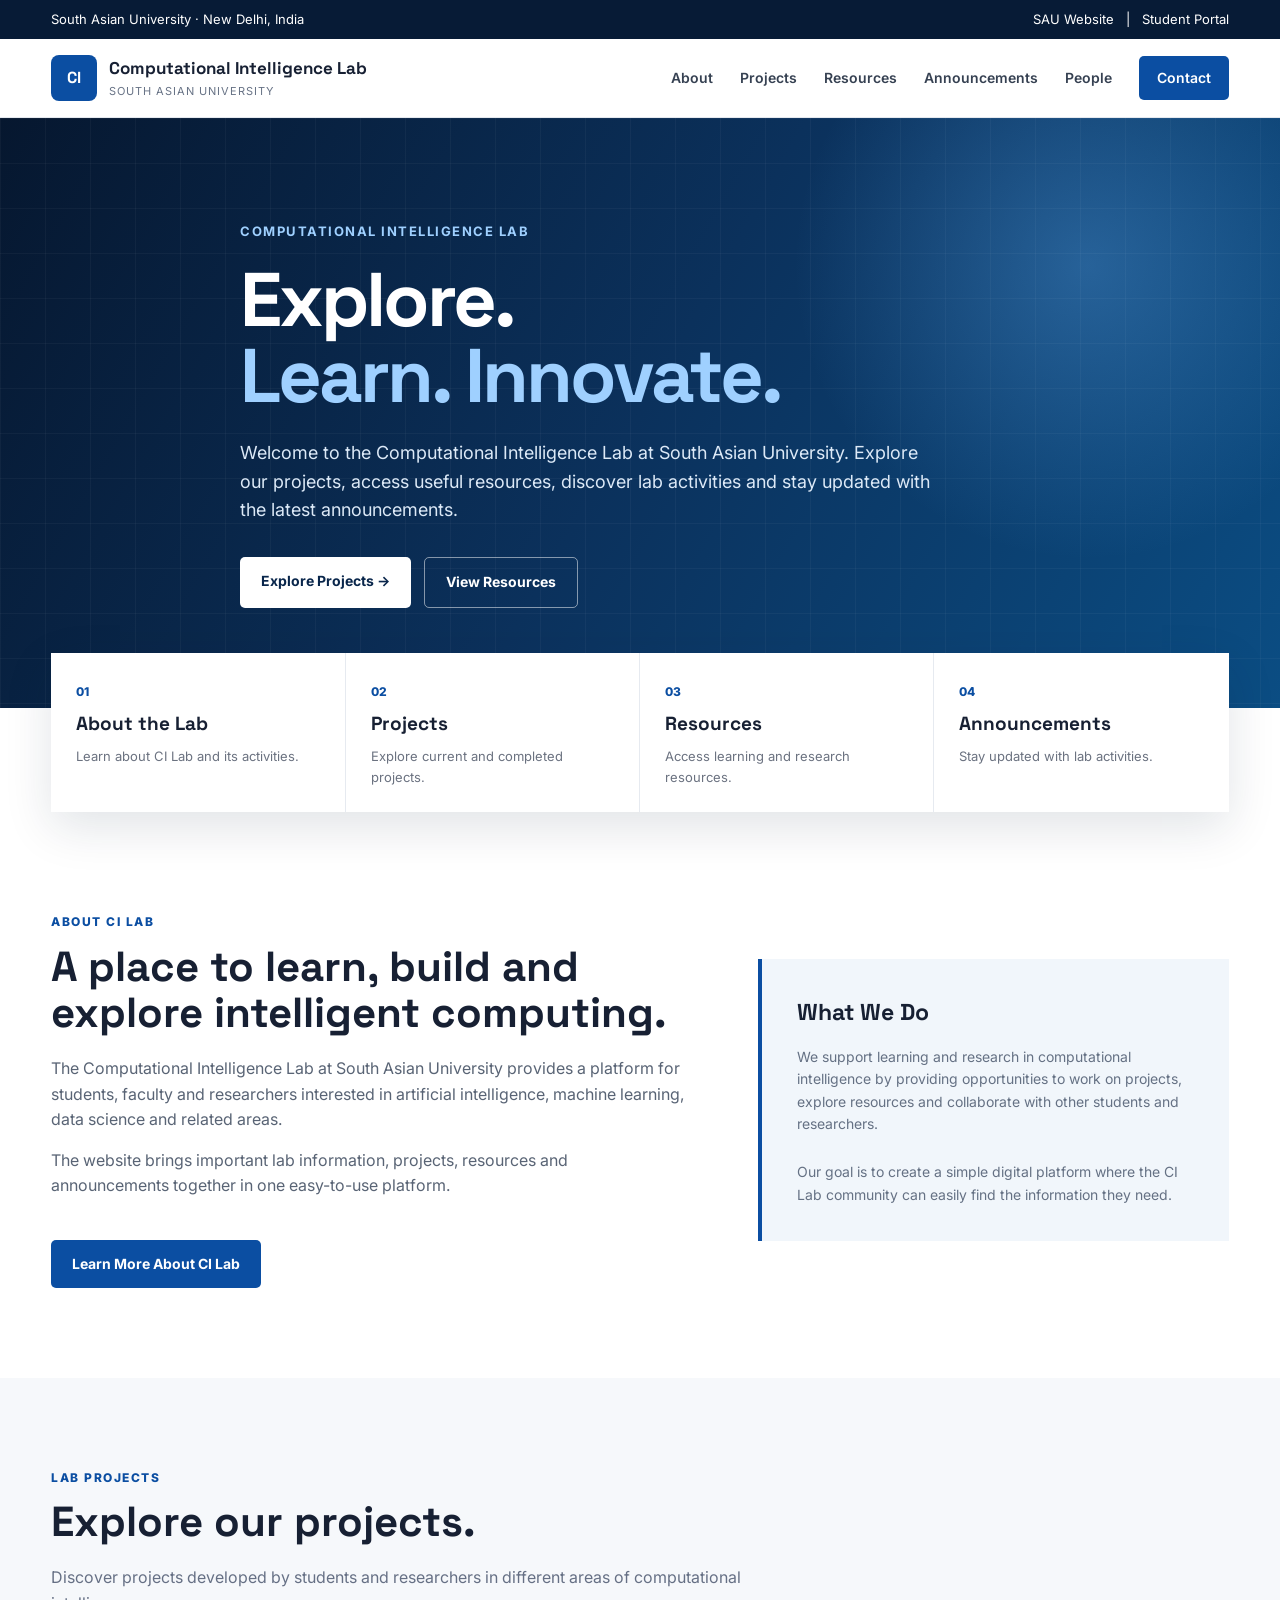
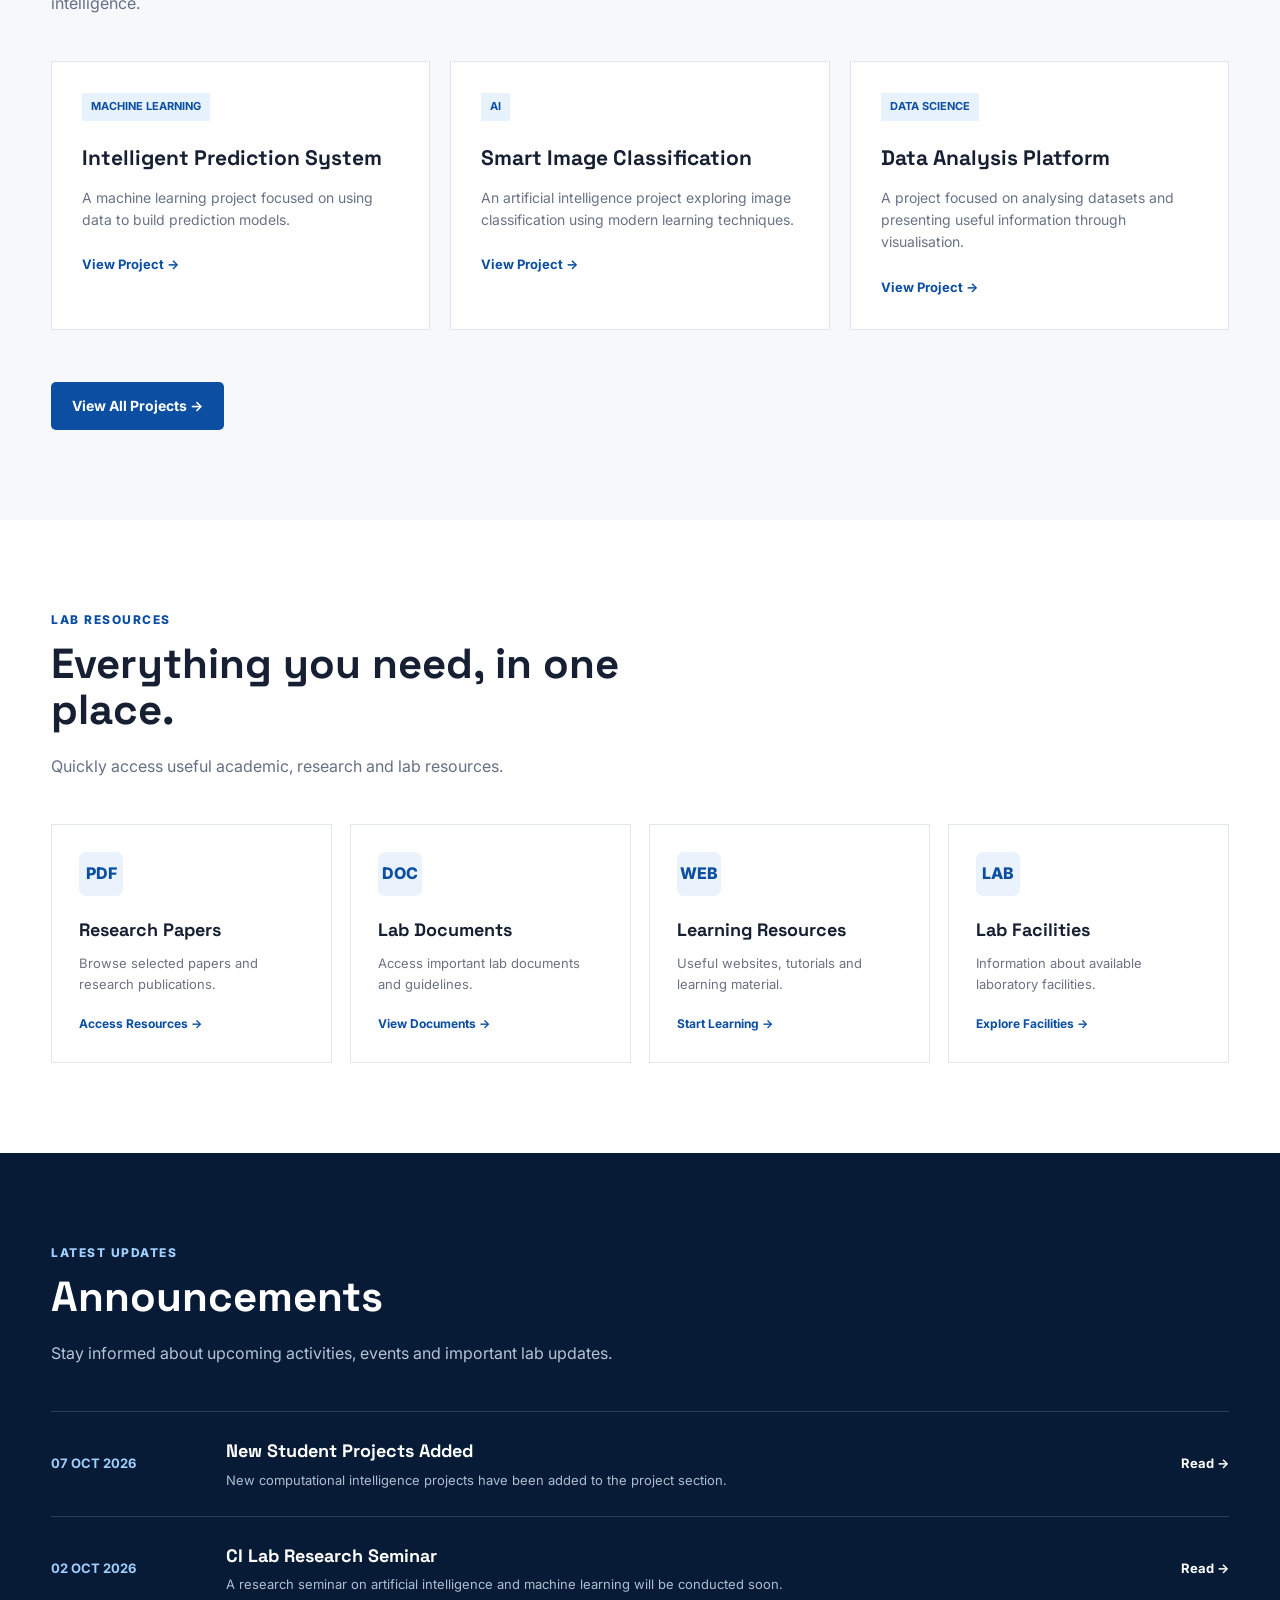
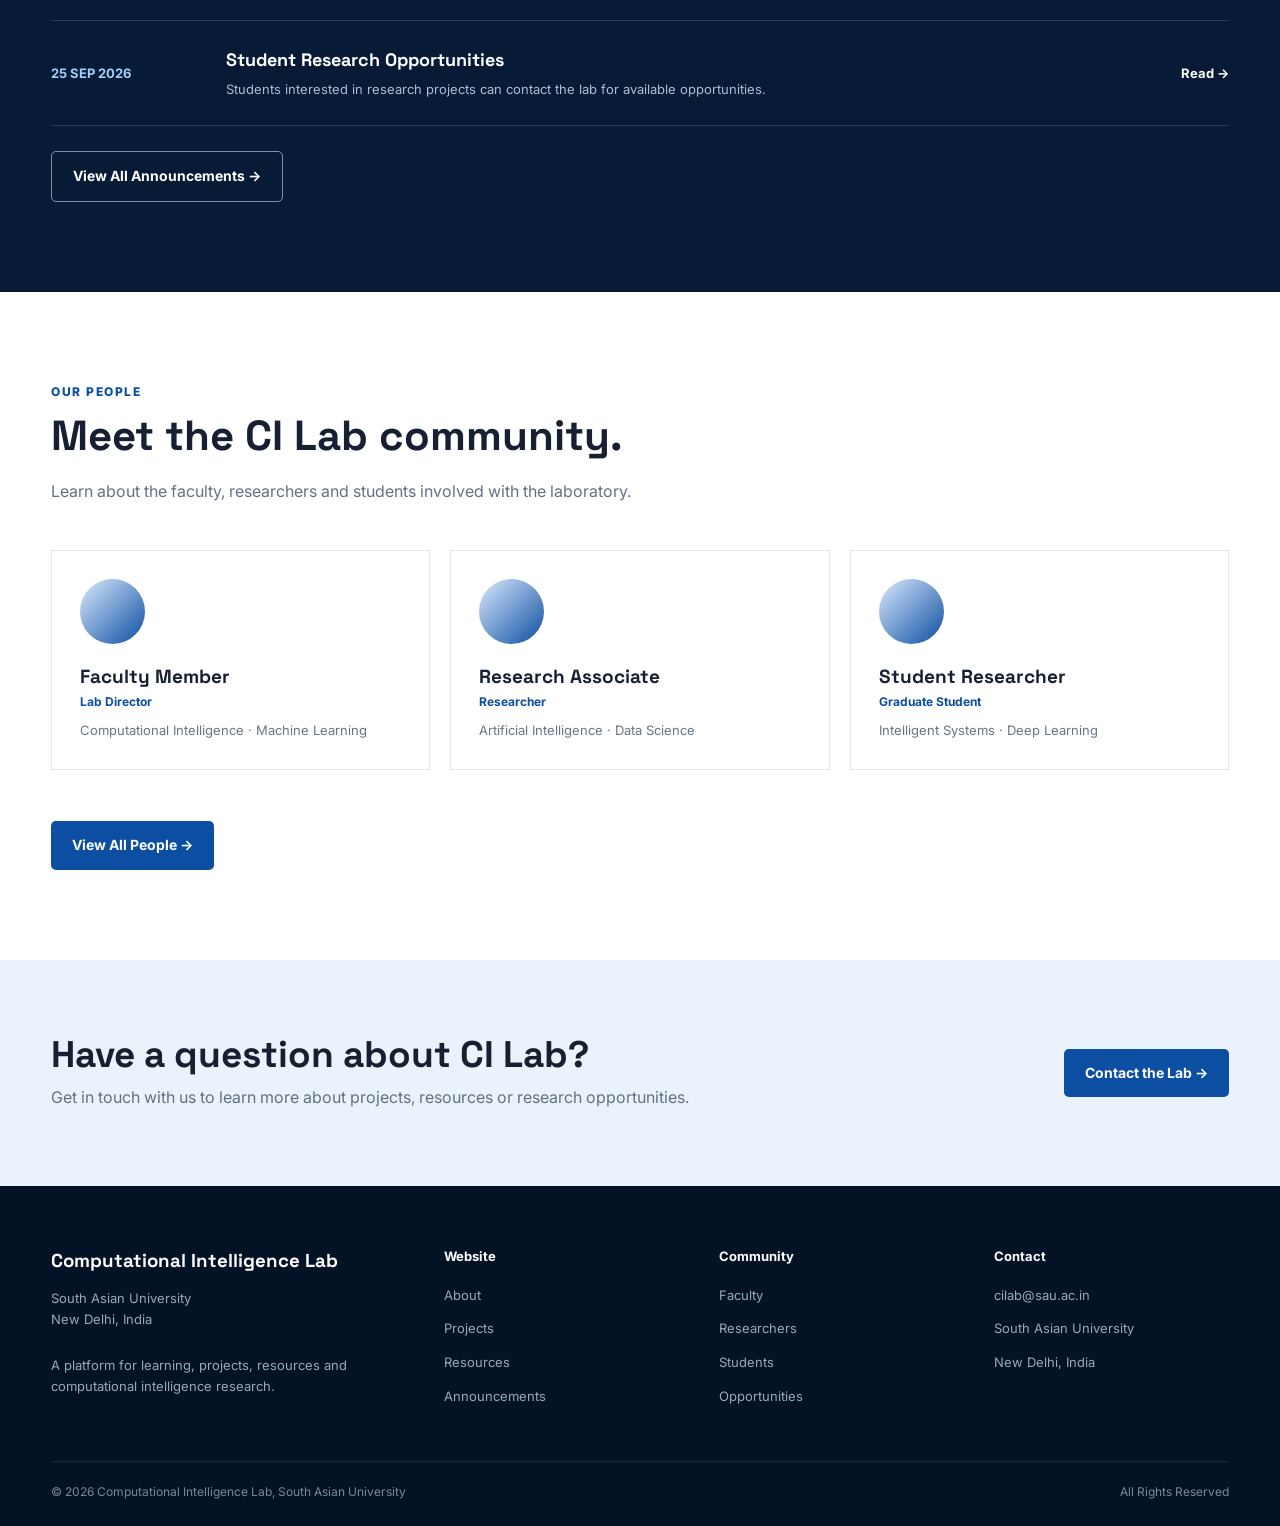
<file: index.html>
<!DOCTYPE html>
<html lang="en">
<head>
    <meta charset="UTF-8">
    <meta name="viewport" content="width=device-width, initial-scale=1.0">

    <title>Computational Intelligence Lab | South Asian University</title>

    <meta name="description"
          content="Computational Intelligence Lab at South Asian University - Lab information, projects, resources and announcements.">

    <link rel="preconnect" href="https://fonts.googleapis.com">
    <link rel="preconnect" href="https://fonts.gstatic.com" crossorigin>

    <link href="https://fonts.googleapis.com/css2?family=Inter:wght@400;500;600;700;800&family=Space+Grotesk:wght@500;600;700&display=swap"
          rel="stylesheet">


    <style>

        

        * {
            margin: 0;
            padding: 0;
            box-sizing: border-box;
        }

        html {
            scroll-behavior: smooth;
        }

        body {
            font-family: "Inter", sans-serif;
            color: #172033;
            background: #ffffff;
            line-height: 1.6;
        }

        a {
            text-decoration: none;
            color: inherit;
        }

        button {
            font-family: inherit;
        }

        .container {
            width: min(1180px, 92%);
            margin: auto;
        }



        .topbar {
            background: #071b36;
            color: white;
            font-size: 13px;
            padding: 9px 0;
        }

        .topbar-content {
            display: flex;
            justify-content: space-between;
            align-items: center;
        }

        .topbar a:hover {
            text-decoration: underline;
        }



        header {
            position: sticky;
            top: 0;
            z-index: 1000;
            background: white;
            border-bottom: 1px solid #e5e9ef;
        }

        .navbar {
            height: 78px;
            display: flex;
            align-items: center;
            justify-content: space-between;
        }

        .brand {
            display: flex;
            align-items: center;
            gap: 12px;
        }

        .logo {
            width: 46px;
            height: 46px;
            border-radius: 8px;
            background: #0b4ea2;
            color: white;
            display: grid;
            place-items: center;
            font-family: "Space Grotesk";
            font-weight: 700;
        }

        .brand-name {
            font-family: "Space Grotesk";
            font-weight: 700;
            font-size: 17px;
        }

        .brand-university {
            display: block;
            color: #687386;
            font-size: 11px;
            text-transform: uppercase;
            letter-spacing: 1px;
        }

        nav {
            display: flex;
            align-items: center;
            gap: 27px;
        }

        nav a {
            color: #364152;
            font-size: 14px;
            font-weight: 600;
        }

        nav a:hover {
            color: #0b4ea2;
        }

        .contact-button {
            background: #0b4ea2;
            color: white !important;
            padding: 11px 18px;
            border-radius: 5px;
        }

        .contact-button:hover {
            background: #071b36;
        }

        .menu-button {
            display: none;
            background: none;
            border: none;
            font-size: 26px;
            cursor: pointer;
        }



        .hero {
            min-height: 590px;
            display: flex;
            align-items: center;
            position: relative;
            overflow: hidden;
            color: white;

            background:
                radial-gradient(
                    circle at 85% 25%,
                    rgba(91, 166, 235, 0.35),
                    transparent 25%
                ),
                linear-gradient(
                    120deg,
                    #06172f,
                    #0b315c,
                    #0b4d83
                );
        }

        .hero::before {
            content: "";
            position: absolute;
            inset: 0;

            background-image:
                linear-gradient(
                    rgba(255,255,255,0.035) 1px,
                    transparent 1px
                ),
                linear-gradient(
                    90deg,
                    rgba(255,255,255,0.035) 1px,
                    transparent 1px
                );

            background-size: 45px 45px;
        }

        .hero-content {
            position: relative;
            max-width: 800px;
        }

        .hero-label {
            display: inline-block;
            color: #9fd0ff;
            font-size: 13px;
            font-weight: 700;
            letter-spacing: 1.5px;
            text-transform: uppercase;
            margin-bottom: 20px;
        }

        .hero h1 {
            font-family: "Space Grotesk";
            font-size: clamp(45px, 7vw, 76px);
            line-height: 1;
            letter-spacing: -3px;
            margin-bottom: 25px;
        }

        .hero h1 span {
            color: #9fd0ff;
        }

        .hero-description {
            max-width: 690px;
            color: #dce9f7;
            font-size: 18px;
            margin-bottom: 32px;
        }

        .hero-buttons {
            display: flex;
            flex-wrap: wrap;
            gap: 13px;
        }

        .button {
            display: inline-block;
            padding: 13px 21px;
            border-radius: 5px;
            font-size: 14px;
            font-weight: 700;
            transition: 0.3s;
        }

        .button-primary {
            background: white;
            color: #09264b;
        }

        .button-primary:hover {
            transform: translateY(-2px);
        }

        .button-outline {
            border: 1px solid rgba(255,255,255,.5);
            color: white;
        }

        .button-outline:hover {
            background: rgba(255,255,255,.1);
        }



        .quick-access {
            margin-top: -55px;
            position: relative;
            z-index: 10;
        }

        .quick-grid {
            display: grid;
            grid-template-columns: repeat(4, 1fr);
            background: white;
            box-shadow: 0 15px 45px rgba(11, 31, 55, .12);
        }

        .quick-item {
            padding: 25px;
            border-right: 1px solid #e6eaf0;
            transition: .3s;
        }

        .quick-item:last-child {
            border-right: none;
        }

        .quick-item:hover {
            background: #f3f8fd;
        }

        .quick-number {
            color: #0b4ea2;
            font-size: 12px;
            font-weight: 800;
        }

        .quick-item h3 {
            font-family: "Space Grotesk";
            margin: 6px 0;
            font-size: 19px;
        }

        .quick-item p {
            font-size: 13px;
            color: #6b7280;
        }



        .about {
            padding: 100px 0 90px;
        }

        .about-grid {
            display: grid;
            grid-template-columns: 1.15fr .85fr;
            gap: 70px;
            align-items: center;
        }

        .section-label {
            color: #0b4ea2;
            font-size: 12px;
            font-weight: 800;
            letter-spacing: 1.5px;
            text-transform: uppercase;
            margin-bottom: 12px;
        }

        .section-title {
            font-family: "Space Grotesk";
            font-size: 42px;
            line-height: 1.1;
            margin-bottom: 20px;
        }

        .about-text {
            color: #596475;
            margin-bottom: 15px;
        }

        .about-box {
            background: #f1f6fb;
            padding: 35px;
            border-left: 4px solid #0b4ea2;
        }

        .about-box h3 {
            font-family: "Space Grotesk";
            font-size: 23px;
            margin-bottom: 15px;
        }

        .about-box p {
            color: #657184;
            font-size: 14px;
        }



        .projects {
            background: #f6f8fb;
            padding: 90px 0;
        }

        .section-heading {
            max-width: 700px;
            margin-bottom: 45px;
        }

        .section-heading p {
            color: #667085;
        }

        .project-grid {
            display: grid;
            grid-template-columns: repeat(3, 1fr);
            gap: 20px;
        }

        .project-card {
            background: white;
            border: 1px solid #e1e7ee;
            padding: 30px;
            transition: .3s;
        }

        .project-card:hover {
            transform: translateY(-5px);
            box-shadow: 0 15px 35px rgba(10,40,70,.08);
        }

        .project-tag {
            display: inline-block;
            background: #e8f2fc;
            color: #0b4ea2;
            padding: 5px 9px;
            font-size: 11px;
            font-weight: 700;
            margin-bottom: 20px;
        }

        .project-card h3 {
            font-family: "Space Grotesk";
            font-size: 21px;
            margin-bottom: 12px;
        }

        .project-card p {
            color: #687386;
            font-size: 14px;
            margin-bottom: 20px;
        }

        .project-link {
            color: #0b4ea2;
            font-size: 13px;
            font-weight: 700;
        }



        .resources {
            padding: 90px 0;
        }

        .resource-grid {
            display: grid;
            grid-template-columns: repeat(4, 1fr);
            gap: 18px;
        }

        .resource-card {
            border: 1px solid #e2e7ed;
            padding: 27px;
            transition: .3s;
        }

        .resource-card:hover {
            border-color: #0b4ea2;
            transform: translateY(-3px);
        }

        .resource-icon {
            width: 44px;
            height: 44px;
            border-radius: 7px;
            background: #eaf3fb;
            color: #0b4ea2;
            display: grid;
            place-items: center;
            font-weight: 800;
            margin-bottom: 20px;
        }

        .resource-card h3 {
            font-family: "Space Grotesk";
            font-size: 18px;
            margin-bottom: 8px;
        }

        .resource-card p {
            color: #6b7280;
            font-size: 13px;
            margin-bottom: 15px;
        }

        .resource-card a {
            color: #0b4ea2;
            font-size: 12px;
            font-weight: 700;
        }


        .announcements {
            background: #071b36;
            color: white;
            padding: 90px 0;
        }

        .announcements .section-label {
            color: #9fd0ff;
        }

        .announcement-list {
            border-top: 1px solid rgba(255,255,255,.15);
        }

        .announcement {
            display: grid;
            grid-template-columns: 150px 1fr 100px;
            align-items: center;
            gap: 25px;
            padding: 25px 0;
            border-bottom: 1px solid rgba(255,255,255,.15);
        }

        .announcement-date {
            color: #9fd0ff;
            font-size: 13px;
            font-weight: 700;
        }

        .announcement h3 {
            font-family: "Space Grotesk";
            font-size: 18px;
            margin-bottom: 4px;
        }

        .announcement p {
            color: #aebed0;
            font-size: 13px;
        }

        .announcement-link {
            color: #ffffff;
            font-size: 13px;
            font-weight: 700;
            text-align: right;
        }



        .people {
            padding: 90px 0;
        }

        .people-grid {
            display: grid;
            grid-template-columns: repeat(3, 1fr);
            gap: 20px;
        }

        .person-card {
            border: 1px solid #e2e7ed;
            padding: 28px;
        }

        .person-photo {
            width: 65px;
            height: 65px;
            border-radius: 50%;
            background: linear-gradient(135deg, #dbeafe, #0b4ea2);
            margin-bottom: 18px;
        }

        .person-card h3 {
            font-family: "Space Grotesk";
            font-size: 19px;
        }

        .person-role {
            color: #0b4ea2;
            font-size: 12px;
            font-weight: 700;
        }

        .person-card p {
            color: #697586;
            font-size: 13px;
            margin-top: 9px;
        }


        

        .contact {
            background: #eaf3fb;
            padding: 75px 0;
        }

        .contact-content {
            display: flex;
            justify-content: space-between;
            align-items: center;
            gap: 30px;
        }

        .contact h2 {
            font-family: "Space Grotesk";
            font-size: 37px;
            line-height: 1.1;
            margin-bottom: 10px;
        }

        .contact p {
            color: #637083;
        }

        footer {
            background: #041225;
            color: white;
            padding: 60px 0 25px;
        }

        .footer-grid {
            display: grid;
            grid-template-columns: 1.5fr 1fr 1fr 1fr;
            gap: 40px;
            padding-bottom: 45px;
        }

        footer h3 {
            font-family: "Space Grotesk";
            margin-bottom: 12px;
        }

        footer h4 {
            font-size: 13px;
            margin-bottom: 15px;
        }

        footer p,
        footer li a {
            color: #99a8ba;
            font-size: 13px;
        }

        footer ul {
            list-style: none;
        }

        footer li {
            margin-bottom: 8px;
        }

        footer li a:hover {
            color: white;
        }

        .copyright {
            border-top: 1px solid rgba(255,255,255,.1);
            padding-top: 20px;
            color: #78889c;
            font-size: 12px;
            display: flex;
            justify-content: space-between;
        }



        @media (max-width: 950px) {

            nav {
                display: none;
                position: absolute;
                top: 78px;
                left: 0;
                right: 0;
                background: white;
                flex-direction: column;
                align-items: flex-start;
                padding: 25px;
                border-bottom: 1px solid #ddd;
            }

            nav.active {
                display: flex;
            }

            .menu-button {
                display: block;
            }

            .quick-grid {
                grid-template-columns: repeat(2, 1fr);
            }

            .about-grid {
                grid-template-columns: 1fr;
            }

            .project-grid,
            .people-grid {
                grid-template-columns: 1fr 1fr;
            }

            .resource-grid {
                grid-template-columns: 1fr 1fr;
            }

            .footer-grid {
                grid-template-columns: 1fr 1fr;
            }
        }


        @media (max-width: 600px) {

            .topbar {
                display: none;
            }

            .hero {
                min-height: 560px;
            }

            .hero h1 {
                font-size: 47px;
                letter-spacing: -2px;
            }

            .hero-description {
                font-size: 16px;
            }

            .quick-access {
                margin-top: 0;
            }

            .quick-grid,
            .project-grid,
            .resource-grid,
            .people-grid,
            .footer-grid {
                grid-template-columns: 1fr;
            }

            .quick-item {
                border-right: none;
                border-bottom: 1px solid #e6eaf0;
            }

            .about,
            .projects,
            .resources,
            .announcements,
            .people {
                padding: 65px 0;
            }

            .section-title {
                font-size: 34px;
            }

            .announcement {
                grid-template-columns: 1fr;
                gap: 8px;
            }

            .announcement-link {
                text-align: left;
                margin-top: 7px;
            }

            .contact-content {
                flex-direction: column;
                align-items: flex-start;
            }

            .copyright {
                flex-direction: column;
                gap: 8px;
            }
        }

    </style>
</head>


<body>



<div class="topbar">

    <div class="container topbar-content">

        <span>
            South Asian University · New Delhi, India
        </span>

        <span>
            <a href="#">SAU Website</a>
            &nbsp; | &nbsp;
            <a href="#">Student Portal</a>
        </span>

    </div>

</div>



<header>

    <div class="container navbar">

        <a href="#" class="brand">

            <div class="logo">
                CI
            </div>

            <div>
                <div class="brand-name">
                    Computational Intelligence Lab
                </div>

                <span class="brand-university">
                    South Asian University
                </span>
            </div>

        </a>


        <button class="menu-button" onclick="toggleMenu()">
            ☰
        </button>


        <nav id="navigation">

            <a href="#about">About</a>

            <a href="#projects">Projects</a>

            <a href="#resources">Resources</a>

            <a href="#announcements">Announcements</a>

            <a href="#people">People</a>

            <a href="#contact" class="contact-button">
                Contact
            </a>

        </nav>

    </div>

</header>




<section class="hero">

    <div class="container hero-content">

        <div class="hero-label">
            Computational Intelligence Lab
        </div>

        <h1>
            Explore.<br>
            <span>Learn. Innovate.</span>
        </h1>

        <p class="hero-description">
            Welcome to the Computational Intelligence Lab at South Asian
            University. Explore our projects, access useful resources,
            discover lab activities and stay updated with the latest
            announcements.
        </p>

        <div class="hero-buttons">

            <a href="#projects" class="button button-primary">
                Explore Projects →
            </a>

            <a href="#resources" class="button button-outline">
                View Resources
            </a>

        </div>

    </div>

</section>



<section class="quick-access">

    <div class="container">

        <div class="quick-grid">

            <a href="#about" class="quick-item">

                <span class="quick-number">01</span>

                <h3>About the Lab</h3>

                <p>
                    Learn about CI Lab and its activities.
                </p>

            </a>


            <a href="#projects" class="quick-item">

                <span class="quick-number">02</span>

                <h3>Projects</h3>

                <p>
                    Explore current and completed projects.
                </p>

            </a>


            <a href="#resources" class="quick-item">

                <span class="quick-number">03</span>

                <h3>Resources</h3>

                <p>
                    Access learning and research resources.
                </p>

            </a>


            <a href="#announcements" class="quick-item">

                <span class="quick-number">04</span>

                <h3>Announcements</h3>

                <p>
                    Stay updated with lab activities.
                </p>

            </a>

        </div>

    </div>

</section>



<section class="about" id="about">

    <div class="container about-grid">

        <div>

            <div class="section-label">
                About CI Lab
            </div>

            <h2 class="section-title">
                A place to learn, build and explore intelligent computing.
            </h2>

            <p class="about-text">
                The Computational Intelligence Lab at South Asian University
                provides a platform for students, faculty and researchers
                interested in artificial intelligence, machine learning,
                data science and related areas.
            </p>

            <p class="about-text">
                The website brings important lab information, projects,
                resources and announcements together in one easy-to-use
                platform.
            </p>

            <br>

            <a href="#" class="button"
               style="background:#0b4ea2;color:white;">
                Learn More About CI Lab
            </a>

        </div>


        <div class="about-box">

            <h3>
                What We Do
            </h3>

            <p>
                We support learning and research in computational
                intelligence by providing opportunities to work on
                projects, explore resources and collaborate with other
                students and researchers.
            </p>

            <br>

            <p>
                Our goal is to create a simple digital platform where
                the CI Lab community can easily find the information
                they need.
            </p>

        </div>

    </div>

</section>



<section class="projects" id="projects">

    <div class="container">

        <div class="section-heading">

            <div class="section-label">
                Lab Projects
            </div>

            <h2 class="section-title">
                Explore our projects.
            </h2>

            <p>
                Discover projects developed by students and researchers
                in different areas of computational intelligence.
            </p>

        </div>


        <div class="project-grid">


            <article class="project-card">

                <span class="project-tag">
                    MACHINE LEARNING
                </span>

                <h3>
                    Intelligent Prediction System
                </h3>

                <p>
                    A machine learning project focused on using data
                    to build prediction models.
                </p>

                <a href="#" class="project-link">
                    View Project →
                </a>

            </article>


            <article class="project-card">

                <span class="project-tag">
                    AI
                </span>

                <h3>
                    Smart Image Classification
                </h3>

                <p>
                    An artificial intelligence project exploring image
                    classification using modern learning techniques.
                </p>

                <a href="#" class="project-link">
                    View Project →
                </a>

            </article>


            <article class="project-card">

                <span class="project-tag">
                    DATA SCIENCE
                </span>

                <h3>
                    Data Analysis Platform
                </h3>

                <p>
                    A project focused on analysing datasets and presenting
                    useful information through visualisation.
                </p>

                <a href="#" class="project-link">
                    View Project →
                </a>

            </article>

        </div>

        <br><br>

        <a href="#" class="button"
           style="background:#0b4ea2;color:white;">
            View All Projects →
        </a>

    </div>

</section>



<section class="resources" id="resources">

    <div class="container">

        <div class="section-heading">

            <div class="section-label">
                Lab Resources
            </div>

            <h2 class="section-title">
                Everything you need, in one place.
            </h2>

            <p>
                Quickly access useful academic, research and lab resources.
            </p>

        </div>


        <div class="resource-grid">


            <article class="resource-card">

                <div class="resource-icon">
                    PDF
                </div>

                <h3>
                    Research Papers
                </h3>

                <p>
                    Browse selected papers and research publications.
                </p>

                <a href="#">
                    Access Resources →
                </a>

            </article>


            <article class="resource-card">

                <div class="resource-icon">
                    DOC
                </div>

                <h3>
                    Lab Documents
                </h3>

                <p>
                    Access important lab documents and guidelines.
                </p>

                <a href="#">
                    View Documents →
                </a>

            </article>


            <article class="resource-card">

                <div class="resource-icon">
                    WEB
                </div>

                <h3>
                    Learning Resources
                </h3>

                <p>
                    Useful websites, tutorials and learning material.
                </p>

                <a href="#">
                    Start Learning →
                </a>

            </article>


            <article class="resource-card">

                <div class="resource-icon">
                    LAB
                </div>

                <h3>
                    Lab Facilities
                </h3>

                <p>
                    Information about available laboratory facilities.
                </p>

                <a href="#">
                    Explore Facilities →
                </a>

            </article>

        </div>

    </div>

</section>


<!-- =========================================
     ANNOUNCEMENTS
========================================= -->

<section class="announcements" id="announcements">

    <div class="container">

        <div class="section-heading">

            <div class="section-label">
                Latest Updates
            </div>

            <h2 class="section-title">
                Announcements
            </h2>

            <p style="color:#b5c4d5;">
                Stay informed about upcoming activities, events and
                important lab updates.
            </p>

        </div>


        <div class="announcement-list">


            <article class="announcement">

                <div class="announcement-date">
                    07 OCT 2026
                </div>

                <div>

                    <h3>
                        New Student Projects Added
                    </h3>

                    <p>
                        New computational intelligence projects have been
                        added to the project section.
                    </p>

                </div>

                <a href="#" class="announcement-link">
                    Read →
                </a>

            </article>


            <article class="announcement">

                <div class="announcement-date">
                    02 OCT 2026
                </div>

                <div>

                    <h3>
                        CI Lab Research Seminar
                    </h3>

                    <p>
                        A research seminar on artificial intelligence and
                        machine learning will be conducted soon.
                    </p>

                </div>

                <a href="#" class="announcement-link">
                    Read →
                </a>

            </article>


            <article class="announcement">

                <div class="announcement-date">
                    25 SEP 2026
                </div>

                <div>

                    <h3>
                        Student Research Opportunities
                    </h3>

                    <p>
                        Students interested in research projects can
                        contact the lab for available opportunities.
                    </p>

                </div>

                <a href="#" class="announcement-link">
                    Read →
                </a>

            </article>

        </div>

        <br>

        <a href="#" class="button button-outline">
            View All Announcements →
        </a>

    </div>

</section>


<!-- =========================================
     PEOPLE
========================================= -->

<section class="people" id="people">

    <div class="container">

        <div class="section-heading">

            <div class="section-label">
                Our People
            </div>

            <h2 class="section-title">
                Meet the CI Lab community.
            </h2>

            <p>
                Learn about the faculty, researchers and students involved
                with the laboratory.
            </p>

        </div>


        <div class="people-grid">


            <article class="person-card">

                <div class="person-photo"></div>

                <h3>
                    Faculty Member
                </h3>

                <div class="person-role">
                    Lab Director
                </div>

                <p>
                    Computational Intelligence · Machine Learning
                </p>

            </article>


            <article class="person-card">

                <div class="person-photo"></div>

                <h3>
                    Research Associate
                </h3>

                <div class="person-role">
                    Researcher
                </div>

                <p>
                    Artificial Intelligence · Data Science
                </p>

            </article>


            <article class="person-card">

                <div class="person-photo"></div>

                <h3>
                    Student Researcher
                </h3>

                <div class="person-role">
                    Graduate Student
                </div>

                <p>
                    Intelligent Systems · Deep Learning
                </p>

            </article>

        </div>

        <br><br>

        <a href="#" class="button"
           style="background:#0b4ea2;color:white;">
            View All People →
        </a>

    </div>

</section>


<!-- =========================================
     CONTACT
========================================= -->

<section class="contact" id="contact">

    <div class="container contact-content">

        <div>

            <h2>
                Have a question about CI Lab?
            </h2>

            <p>
                Get in touch with us to learn more about projects,
                resources or research opportunities.
            </p>

        </div>

        <a href="mailto:cilab@sau.ac.in"
           class="button"
           style="background:#0b4ea2;color:white;">
            Contact the Lab →
        </a>

    </div>

</section>


<!-- =========================================
     FOOTER
========================================= -->

<footer>

    <div class="container">

        <div class="footer-grid">


            <div>

                <h3>
                    Computational Intelligence Lab
                </h3>

                <p>
                    South Asian University<br>
                    New Delhi, India
                </p>

                <br>

                <p>
                    A platform for learning, projects,
                    resources and computational intelligence research.
                </p>

            </div>


            <div>

                <h4>
                    Website
                </h4>

                <ul>

                    <li>
                        <a href="#about">About</a>
                    </li>

                    <li>
                        <a href="#projects">Projects</a>
                    </li>

                    <li>
                        <a href="#resources">Resources</a>
                    </li>

                    <li>
                        <a href="#announcements">Announcements</a>
                    </li>

                </ul>

            </div>


            <div>

                <h4>
                    Community
                </h4>

                <ul>

                    <li>
                        <a href="#people">Faculty</a>
                    </li>

                    <li>
                        <a href="#people">Researchers</a>
                    </li>

                    <li>
                        <a href="#people">Students</a>
                    </li>

                    <li>
                        <a href="#">Opportunities</a>
                    </li>

                </ul>

            </div>


            <div>

                <h4>
                    Contact
                </h4>

                <ul>

                    <li>
                        <a href="mailto:cilab@sau.ac.in">
                            cilab@sau.ac.in
                        </a>
                    </li>

                    <li>
                        <a href="#">
                            South Asian University
                        </a>
                    </li>

                    <li>
                        <a href="#">
                            New Delhi, India
                        </a>
                    </li>

                </ul>

            </div>

        </div>


        <div class="copyright">

            <span>
                © 2026 Computational Intelligence Lab, South Asian University
            </span>

            <span>
                All Rights Reserved
            </span>

        </div>

    </div>

</footer>


<!-- =========================================
     JAVASCRIPT
========================================= -->

<script>

    function toggleMenu() {

        const navigation =
            document.getElementById("navigation");

        navigation.classList.toggle("active");

    }


    // Close mobile navigation after clicking a link

    document
        .querySelectorAll("#navigation a")
        .forEach(link => {

            link.addEventListener("click", () => {

                document
                    .getElementById("navigation")
                    .classList.remove("active");

            });

        });

</script>


</body>
</html>
</file>
